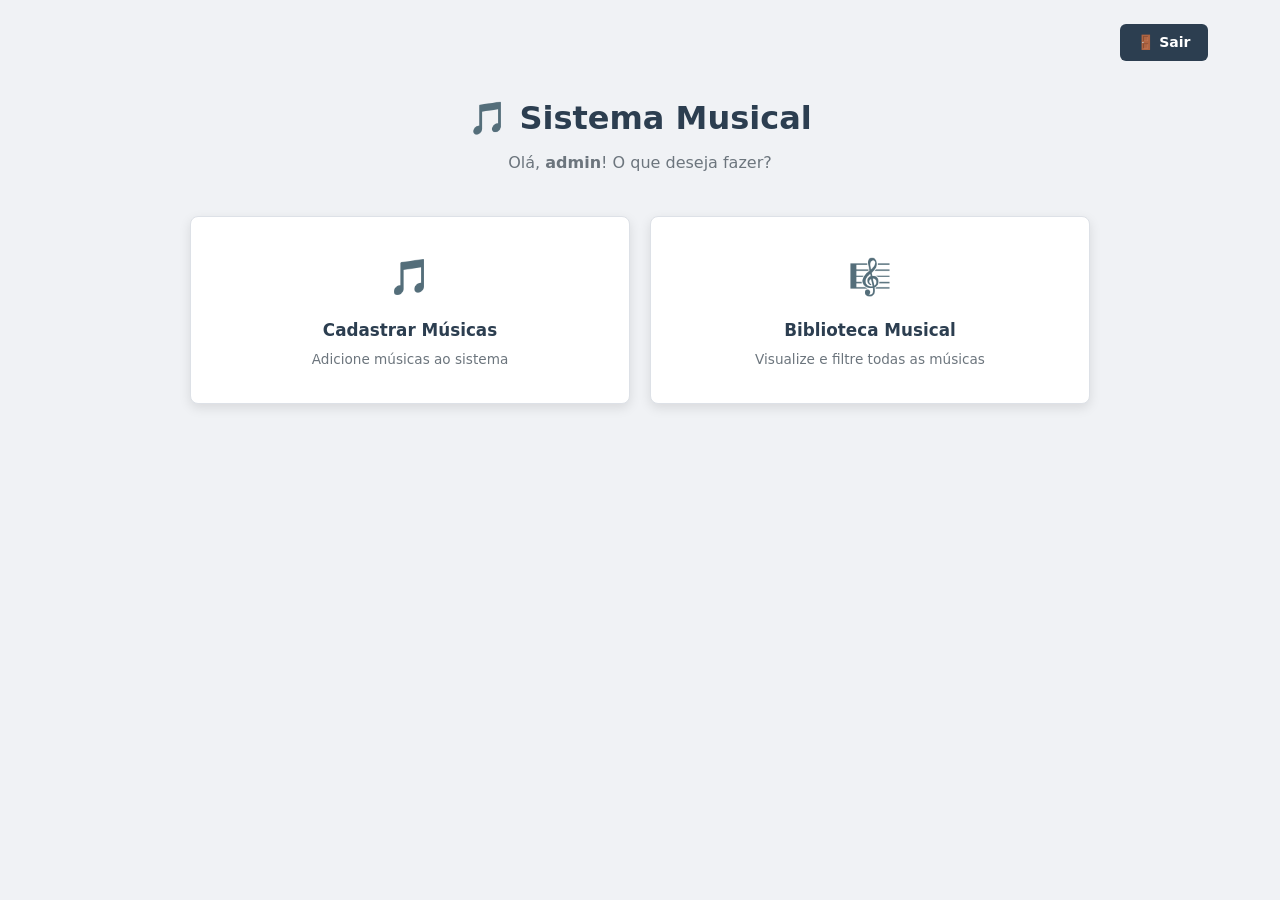
<file: Sistema Musical - Front End/index.html>
<!DOCTYPE html>
<html lang="pt-br">
<head>
    <meta charset="UTF-8">
    <meta name="viewport" content="width=device-width, initial-scale=1.0">
    <title>Menu Principal - Sistema Musical</title>
    <link rel="icon" href="data:image/svg+xml,<svg xmlns=%27http://www.w3.org/2000/svg%27 viewBox=%270 0 100
100%27><text y=%27.9em%27 font-size=%2790%27>🎵</text></svg>">
    <link rel="stylesheet" href="styles.css">
</head>
<body>
    <div class="container">
        <div class="topbar">
            <a href="login.html" class="btn-back">🚪 Sair</a>
        </div>
        <div class="page-header">
            <h1>🎵 Sistema Musical</h1>
            <p>Olá, <strong>admin</strong>! O que deseja fazer?</p>
        </div>
        <div class="menu-grid">
            <div class="menu-card">
                <a href="cadastro_musica.html">
                    <div class="menu-card-icon">🎵</div>
                    <div class="menu-card-title">Cadastrar Músicas</div>
                    <div class="menu-card-desc">Adicione músicas ao sistema</div>
                </a>
            </div>
            <div class="menu-card">
                <a href="listagem_musicas.html">
                    <div class="menu-card-icon">🎼</div>
                    <div class="menu-card-title">Biblioteca Musical</div>
                    <div class="menu-card-desc">Visualize e filtre todas as músicas</div>
                </a>
            </div>
        </div>
    </div>
</body>
</html>
</file>
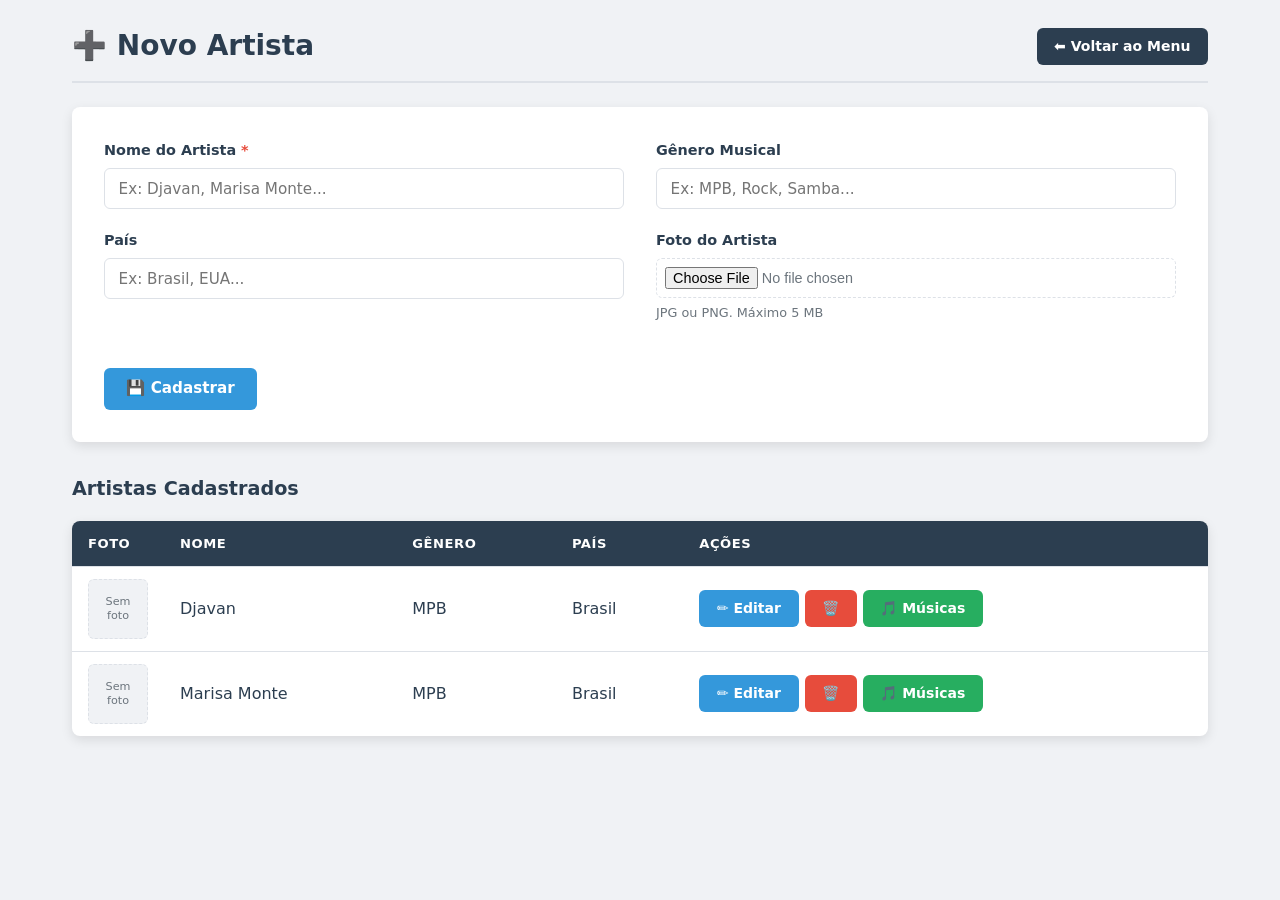
<file: Sistema Musical - Front End/cadastro_artista.html>
<!DOCTYPE html>
<html lang="pt-br">
<head>
    <meta charset="UTF-8">
    <meta name="viewport" content="width=device-width, initial-scale=1.0">
    <title>Novo Artista Sistema Musical</title>
    <link rel="icon" href="data:image/svg+xml,<svg xmlns='http://www.w3.org/2000/svg' viewBox='0 0 100 100'><text y='.9em' font-size='90'>🎵</text></svg>">
    <link rel="stylesheet" href="styles.css">
</head>
<body>
    <div class="container">
        <!-- A mesma barra de título da Biblioteca -->
        <div class="page-header-bar">
            <h2>➕ Novo Artista</h2>
            <div class="header-actions">
                <a href="index.html" class="btn-back">⬅ Voltar ao Menu</a>
            </div>
        </div>

        <!-- FORMULÁRIO DE CADASTRO DO ARTISTA
             method="post": envia os dados escondidos. É o certo para cadastrar.
             enctype="multipart/form-data": OBRIGATÓRIO para enviar arquivos -->
        <form method="post" action="#" enctype="multipart/form-data">
            <!-- form-grid: os campos se encaixam 2 por linha. -->
            <div class="form-grid">
                <div class="form-group">
                    <!-- O vermelho avisa que o campo é obrigatório. -->
                    <label for="nome">Nome do Artista <span style="color:var(--red)">*</span></label>
                    <!-- required: o navegador não deixa cadastrar sem nome. -->
                    <input type="text" id="nome" name="nome" required placeholder="Ex: Djavan, Marisa Monte...">
                </div>

                <div class="form-group">
                    <!-- Campo opcional (sem required) -->
                    <label for="genero">Gênero Musical</label>
                    <input type="text" id="genero" name="genero" placeholder="Ex: MPB, Rock, Samba...">
                </div>

                <div class="form-group">
                    <label for="pais">País</label>
                    <input type="text" id="pais" name="pais" placeholder="Ex: Brasil, EUA...">
                </div>

                <div class="form-group">
                    <label for="imagem">Foto do Artista</label>
                    <!-- type="file": abre a janela para escolher um arquivo.
                         accept="image/*": mostra apenas imagens. -->
                    <input type="file" id="imagem" name="imagem" accept="image/*">
                    <!-- small: texto pequeno embaixo do campo -->
                    <small>JPG ou PNG. Máximo 5 MB</small>
                </div>
            </div><!-- fim .form-grid -->

            <!-- form-actions: área dos botões do formulário (flex). -->
            <div class="form-actions">
                <button type="submit" class="btn-primary">💾 Cadastrar</button>
            </div>
        </form>

        <!-- TABELA DE ARTISTAS (dados fixo)
             Usa as classes da tabela da Biblioteca -->
        <h3>Artistas Cadastrados</h3> <!-- h3: subtítulo da tabela -->

        <div class="table-container">
            <table>
                <thead>
                    <tr>
                        <th class="col-foto">Foto</th>
                        <th>Nome</th>
                        <th>Gênero</th>
                        <th>País</th>
                        <th class="col-acoes">Ações</th>
                    </tr>
                </thead>
                <tbody>
                    <!-- Cada tr é um artista. -->
                    <tr>
                        <td><div class="no-image">Sem<br>foto</div></td>
                        <td>Djavan</td>
                        <td>MPB</td>
                        <td>Brasil</td>
                        <td>
                            <div class="action-buttons">
                                <a href="#" class="btn-edit">✏️ Editar</a>
                                <a href="#" class="btn-delete">🗑️</a>
                                <!-- btn-music (verde): leva ao cadastro das músicas desse artista específico -->
                                <a href="cadastro_musica.html" class="btn-music">🎵 Músicas</a>
                            </div>
                        </td>
                    </tr>
                    <tr>
                        <td><div class="no-image">Sem<br>foto</div></td>
                        <td>Marisa Monte</td>
                        <td>MPB</td>
                        <td>Brasil</td>
                        <td>
                            <div class="action-buttons">
                                <a href="#" class="btn-edit">✏️ Editar</a>
                                <a href="#" class="btn-delete">🗑️</a>
                                <a href="cadastro_musica.html" class="btn-music">🎵 Músicas</a>
                            </div>
                        </td>
                    </tr>
                </tbody>
            </table>
        </div>
    </div>
</body>
</html>
</file>
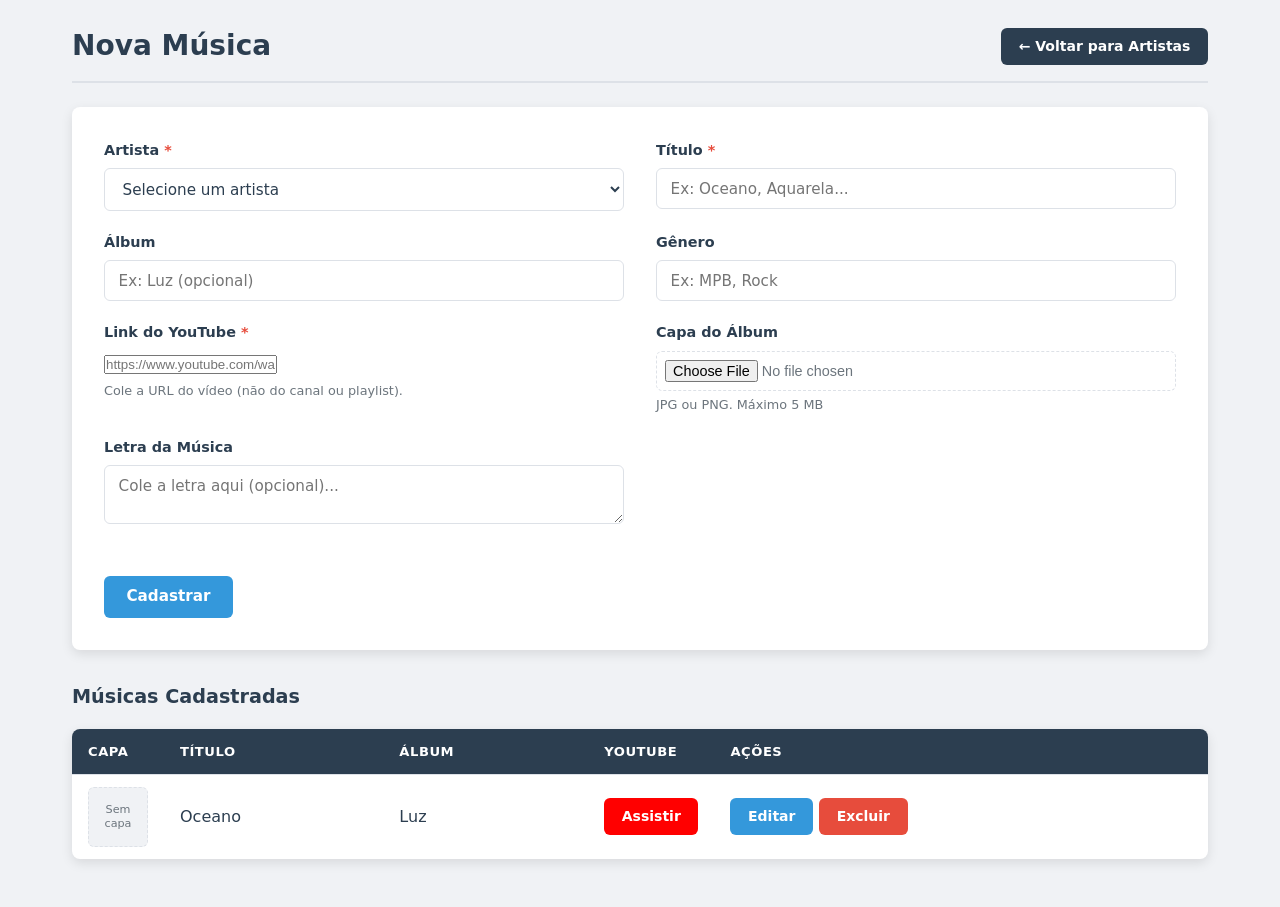
<file: Sistema Musical - Front End/cadastro_musica.html>
<!DOCTYPE html>
<html lang="pt-br">
<head>
    <meta charset="UTF-8">
    <meta name="viewport" content="width=device-width, initial-scale=1.0">
    <title>Nova Música - Sistema Musical</title>
    <link rel="icon" href="data:image/svg+xml,<svg xmlns=%27http://www.w3.org/2000/svg%27 viewBox=%270 0 100 100%27><text y=%27.9em%27 font-size=%2790%27>🎵</text></svg>">
    <link rel="stylesheet" href="styles.css">
</head>
<body>

<div class="container">
    <!-- Aqui o botão volta para os ARTISTAS: chegamos nesta tela pelo botão verde "Músicas". -->
    <div class="page-header-bar">
        <h2>Nova Música</h2>
        <div class="header-actions">
            <a href="cadastro_artista.html" class="btn-back">← Voltar para Artistas</a>
        </div>
    </div>

    <!-- FORMULÁRIO DA MÚSICA. Igual ao artista: post, enctype e form-grid. -->
    <form method="post" action="#" enctype="multipart/form-data">
        <div class="form-grid">

            <!-- Artista e Título -->
            <div class="form-group">
                <!-- select required: a música PRECISA de um artista.
                A 1ª opção tem value="" (vazio): se a pessoa não escolher, o required bloqueia.
                value="1", "2": o código do artista. -->
                <label for="artista_id">Artista <span style="color:var(--red)">*</span></label>
                <select name="artista_id" id="artista_id" required>
                    <option value="">Selecione um artista</option>
                    <option value="1">Djavan</option>
                    <option value="2">Marisa Monte</option>
                </select>
            </div>

            <div class="form-group">
                <label for="titulo">Título <span style="color:var(--red)">*</span></label>
                <input type="text" id="titulo" name="titulo" required placeholder="Ex: Oceano, Aquarela...">
            </div>

            <!-- Álbum e Gênero (opcionais) -->
            <div class="form-group">
                <label for="album">Álbum</label>
                <input type="text" id="album" name="album" placeholder="Ex: Luz (opcional)">
            </div>

            <div class="form-group">
                <label for="genero">Gênero</label>
                <input type="text" id="genero" name="genero" placeholder="Ex: MPB, Rock">
            </div>

            <!-- Link do YouTube e Capa -->
            <div class="form-group">
                <!-- type="url": o navegador confere se é um endereço de internet -->
                <label for="youtube_link">Link do YouTube <span style="color:var(--red)">*</span></label>
                <input type="url" id="youtube_link" name="youtube_link" required placeholder="https://www.youtube.com/watch?v=...">
                <small>Cole a URL do vídeo (não do canal ou playlist).</small>
            </div>

            <div class="form-group">
                <label for="imagem_capa">Capa do Álbum</label>
                <!-- mesmo campo de foto do artista: só imagens. -->
                <input type="file" id="imagem_capa" name="imagem_capa" accept="image/*">
                <small>JPG ou PNG. Máximo 5 MB</small>
            </div>

            <!-- Letra. A classe "full" faz este campo ocupar as 2 colunas (grid-column: 1 / -1). -->
            <div class="form-group full">
                <label for="letra">Letra da Música</label>
                <!-- textarea: caixa de texto com várias linhas. Diferente do input, ela tem fechamento. -->
                <textarea id="letra" name="letra" placeholder="Cole a letra aqui (opcional)..."></textarea>
            </div>

        </div><!-- fim .form-grid -->

        <div class="form-actions">
            <button type="submit" class="btn-primary">Cadastrar</button>
        </div>
    </form>

    <!-- TABELA DE MÚSICAS DO ARTISTA (dados fixos) -->
    <h3>Músicas Cadastradas</h3>
    <div class="table-container">
        <table>
            <thead>
                <tr>
                    <th class="col-capa">Capa</th>
                    <th>Título</th>
                    <th>Álbum</th>
                    <th class="col-youtube">YouTube</th>
                    <th class="col-acoes">Ações</th>
                </tr>
            </thead>
            <tbody>
                <tr>
                    <td><div class="no-image">Sem<br>capa</div></td>
                    <td>Oceano</td>
                    <td>Luz</td>
                    <!-- Abre o vídeo -->
                    <td><a href="#" target="_blank" class="btn-youtube">Assistir</a></td>
                    <td>
                        <div class="action-buttons">
                            <a href="#" class="btn-edit">Editar</a>
                            <a href="#" class="btn-delete">Excluir</a>
                        </div>
                    </td>
                </tr>
            </tbody>
        </table>
    </div>

</div>

</body>
</html>
</file>
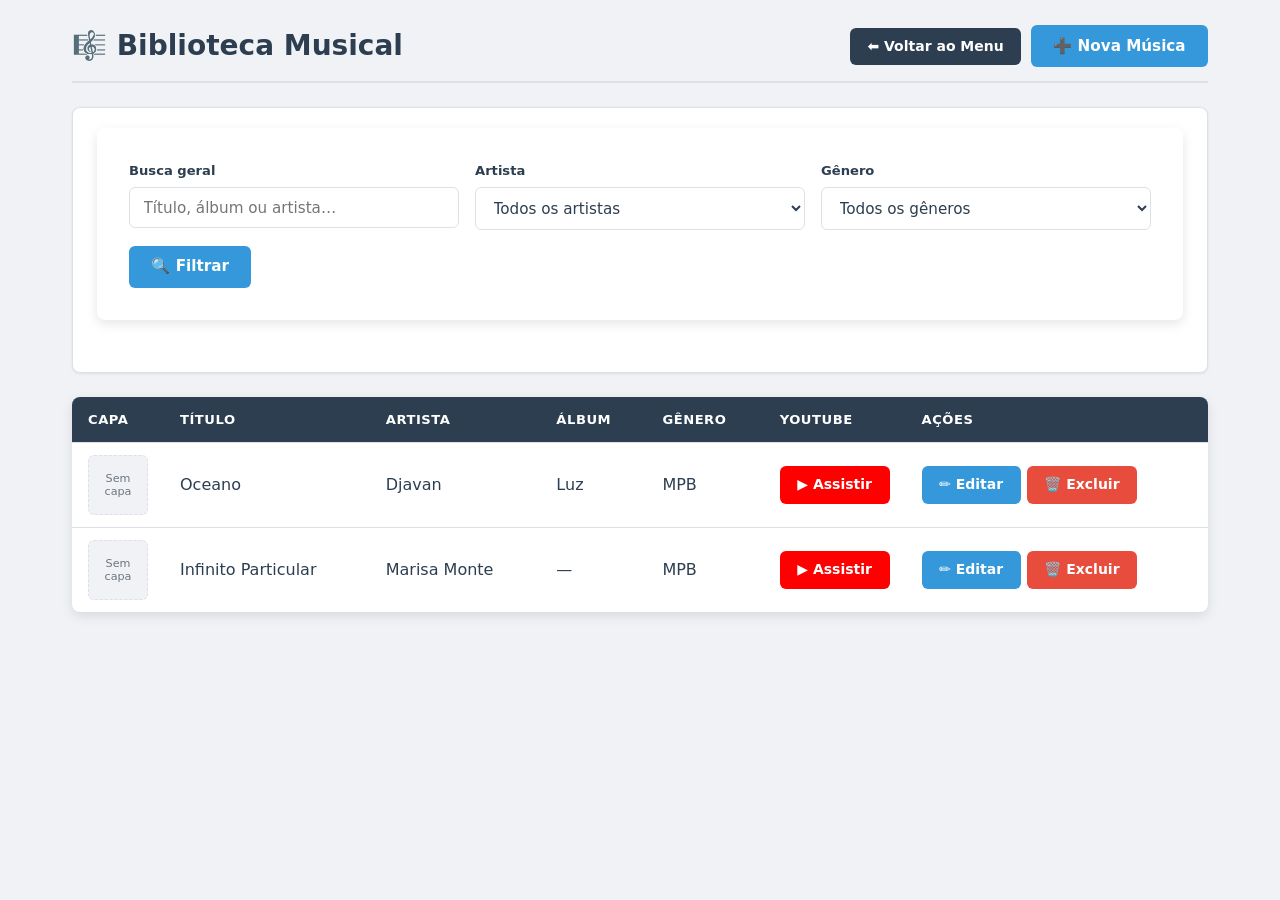
<file: Sistema Musical - Front End/listagem_musicas.html>
<!DOCTYPE html>
<html lang="pt-br">
<head>
<meta charset="UTF-8">
<meta name="viewport" content="width=device-width, initial-scale=1.0">
<title>Biblioteca Musical — Sistema Musical</title>
<link rel="icon" href="data:image/svg+xml,<svg xmlns=%27http://w3.org viewBox=%270 0 100 100%27><text y=%27.9em%27 font-size=%2790%27>🎵</text></svg>">
<link rel="stylesheet" href="styles.css">
</head>
<body>
<div class="container">

<!-- CABEÇALHO DA PÁGINA
page-header-bar: o CSS deixa o título na esquerda e os botões na direita. Essa barra se repete nos cadastros -->
<div class="page-header-bar">
<h2>🎼 Biblioteca Musical</h2> <!-- h2: o título da tela -->
<div class="header-actions">
<!-- Links com cara de botão: btn-back (escuro) e btn-primary (azul). -->
<a href="index.html" class="btn-back">⬅ Voltar ao Menu</a>
<a href="cadastro_musica.html" class="btn-primary">➕ Nova Música</a>
</div>
</div>

<!-- FILTROS
method="get": o que a pessoa escolher vai aparecer no endereço e o PHP usa isso para filtrar no banco. -->
<div class="filters">
<form method="get" class="filter-form" action="#">

<!-- filter-group: os 3 filtros. O CSS (flex) coloca lado a lado. -->
<div class="filter-group">

<!-- filter-item: um filtro = rótulo + campo. -->
<div class="filter-item">
<label for="busca">Busca geral</label>
<input type="text" name="busca" id="busca" placeholder="Título, álbum ou artista…">
</div>

<div class="filter-item">
<label for="artista">Artista</label>
<!-- select: lista para escolher uma opção.
value="" (vazio) O número é o código do artista no banco. -->
<select name="artista" id="artista">
<option value="">Todos os artistas</option>
<option value="1">Djavan</option>
<option value="2">Marisa Monte</option>
</select>
</div>

<div class="filter-item">
<label for="genero">Gênero</label>
<select name="genero" id="genero">
<option value="">Todos os gêneros</option>
<option value="MPB">MPB</option>
</select>
</div>
</div>

<!-- filter-actions: a área do botão de filtrar. -->
<div class="filter-actions">
<button type="submit" class="btn-primary">🔍 Filtrar</button>
</div>
</form>
</div>

<!-- TABELA DE MÚSICAS
table-container: a caixa branca com sombra em volta da tabela. -->
<div class="table-container">
<table>
<!-- thead: o cabeçalho da tabela. tr = linha. th = célula de título. -->
<thead>
<tr>
<!-- As classes col deixam o CSS controlar a largura das colunas. -->
<th class="col-capa">Capa</th>
<th>Título</th>
<th>Artista</th>
<th>Álbum</th>
<th>Gênero</th>
<th class="col-youtube">YouTube</th>
<th class="col-acoes">Ações</th>
</tr>
</thead>

<!-- tbody: o corpo. Cada tr é UMA música; cada td é uma informação dela.
Os dados estão fixos aqui. Na Sprint 2 o PHP cria estas linhas a partir do banco. -->
<tbody>
<tr>
<!-- no-image: quadrado "Sem capa" no lugar da imagem (a capa real vem na Sprint 2). -->
<td><div class="no-image">Sem<br>capa</div></td>
<td>Oceano</td>
<td>Djavan</td>
<td>Luz</td>
<td>MPB</td>
<!-- target="_blank": abre o vídeo -->
<td><a href="#" target="_blank" class="btn-youtube">▶ Assistir</a></td>
<td>
<!-- action-buttons: junta Editar e Excluir lado a lado (flex). -->
<div class="action-buttons">
<a href="#" class="btn-edit">✏️ Editar</a>
<a href="#" class="btn-delete">🗑️ Excluir</a>
</div>
</td>
</tr>
<tr>
<td><div class="no-image">Sem<br>capa</div></td>
<td>Infinito Particular</td>
<td>Marisa Monte</td>
<td>—</td> <!-- sem álbum: mostramos um traço -->
<td>MPB</td>
<td><a href="#" target="_blank" class="btn-youtube">▶ Assistir</a></td>
<td>
<div class="action-buttons">
<a href="#" class="btn-edit">✏️ Editar</a>
<a href="#" class="btn-delete">🗑️ Excluir</a>
</div>
</td>
</tr>
</tbody>
</table>
</div>

</div>
</body>
</html>
</file>
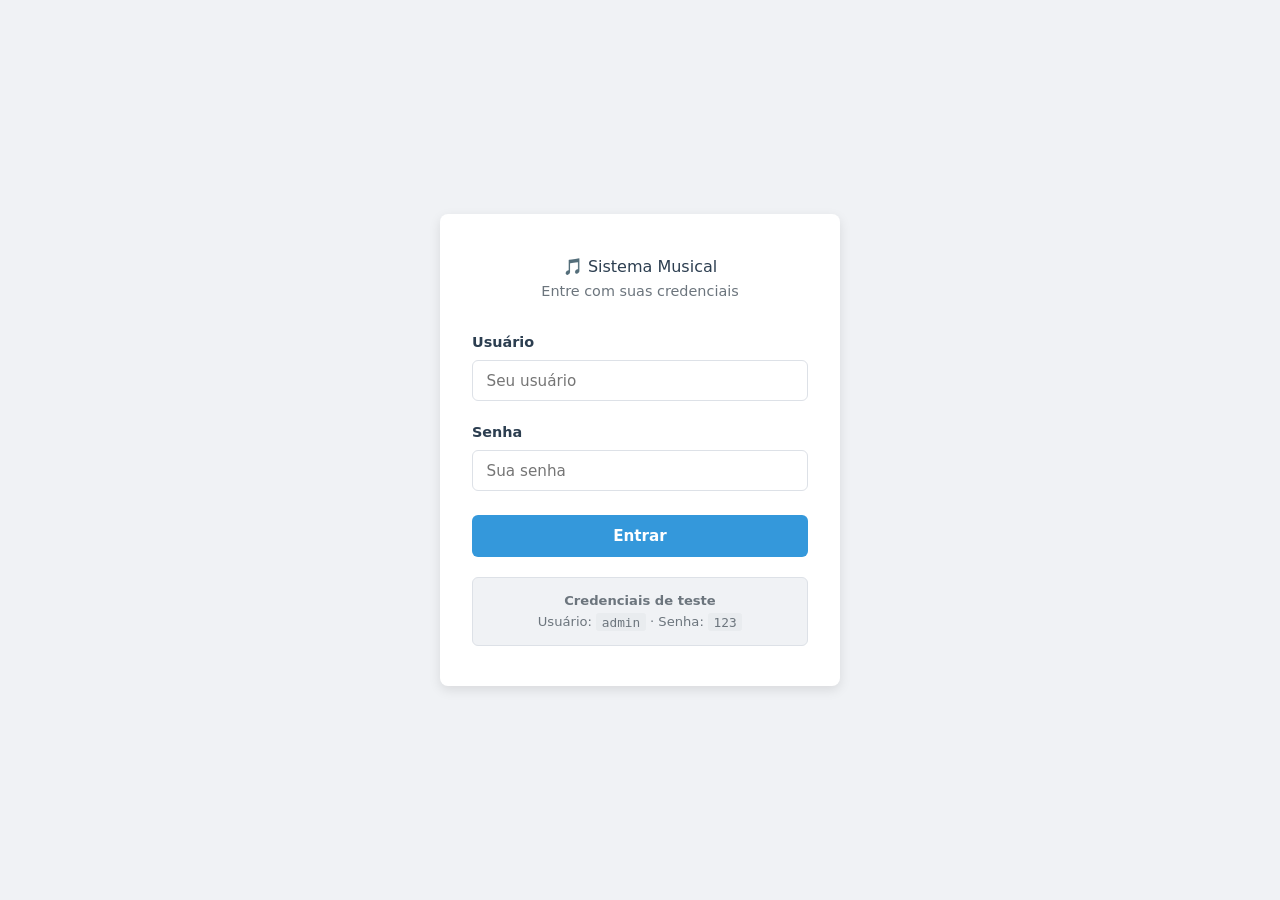
<file: Sistema Musical - Front End/login.html>
<!DOCTYPE html>
<html lang="pt-br">
<head>
    <meta charset="UTF-8">
    <meta name="viewport" content="width=device-width, initial-scale=1.0">
    <title>Login — Sistema Musical</title>
    <link rel="icon" href="data:image/svg+xml,<svg xmlns=%27http://www.w3.org/2000/svg%27 viewBox=%270 0 100
100%27><text y=%27.9em%27 font-size=%2790%27>🎵</text></svg>">
    <link rel="stylesheet" href="styles.css">
</head>
<body class="login-page">
    <div class="login-card">
        <div class="login-header"
        <h1>🎵 Sistema Musical</h1>
        <p>Entre com suas credenciais</p>
    </div>
    <form method="post" action="#">
        <div class="form-group">
            <label for="usuario">Usuário</label>
            <input type="text" id="usuario" name="usuario" required placeholder="Seu usuário">
        </div>
        <div class="form-group">
            <label for="senha">Senha</label>
            <input type="password" id="senha" name="senha" required placeholder="Sua senha">
        </div>
        <button type="submit" class="btn-primary">Entrar</button>
    </form>
    <div class="login-hint">
        <strong>Credenciais de teste</strong><br>
        Usuário: <code>admin</code>  ·  Senha: <code>123</code>
    </div>
    </div>
</body>
</html>
</file>
<file: Sistema Musical - Front End/styles.css>
/* ===================================================
   SISTEMA MUSICAL: Folha de Estilos Principal
   ===================================================
   Um único arquivo para TODAS as telas. Ele cresce a cada aula:
   Aula 1: base, formulário, botões, login e menu
   Aula 2: títulos, barra de título, cores dos botões, tabelas e filtros
   Aula 3: formulário em grade, campo de foto e botão de músicas
   Aula 4: url e textarea, campo "full", utilitários e celular
   =================================================== */

/* ..................................................
   1. VARIÁVEIS E RESET  [AULA 1]
   .................................................. */
/* :root guarda as variáveis. Escrevemos o valor UMA vez e usamos
   em todo lugar com var(--nome). Para mudar a identidade visual do
   sistema, basta trocar as cores aqui. */
:root {
  --primary:     #2c3e50;  /* azul bem escuro: títulos, cabeçalho da tabela */
  --blue:        #3498db;  /* azul: botão principal e editar */
  --blue-dark:   #2980b9;  /* azul escuro: hover */
  --green:       #27ae60;  /* verde: botão de músicas */
  --red:         #e74c3c;  /* vermelho: excluir e o * de obrigatório */
  --red-dark:    #c0392b;
  --bg:          #f0f2f5;  /* fundo cinza claro da página */
  --surface:     #ffffff;  /* fundo dos cartões */
  --border:      #dde1e7;  /* cor das bordas */
  --text:        #2c3e50;
  --text-muted:  #6c757d;  /* texto cinza, menos importante */
  --shadow-sm:   0 1px 3px rgba(0,0,0,.08);   /* sombra fraca */
  --shadow-md:   0 4px 12px rgba(0,0,0,.10);  /* sombra média */
  --radius:      8px;      /* arredondamento dos cantos */
  --font:        'Segoe UI', system-ui, -apple-system, sans-serif;
}

/* Reset: zera as margens que o navegador coloca sozinho.
   box-sizing: border-box faz a largura já incluir padding e borda. */
*, *::before, *::after {
  margin: 0;
  padding: 0;
  box-sizing: border-box;
}

/* A página inteira: fonte, fundo e cor do texto. */
body {
  font-family: var(--font);
  background-color: var(--bg);
  color: var(--text);
  line-height: 1.6;        /* espaço entre as linhas do texto */
  min-height: 100vh;       /* no mínimo a altura toda da tela */
}

/* ..................................................
   2. FORMULÁRIOS  [AULA 1]
   Base usada por TODAS as telas que têm <form>.
   .................................................. */
/* Todo formulário vira um cartão branco com sombra. */
form {
  background: var(--surface);
  padding: 2rem;
  border-radius: var(--radius);
  box-shadow: var(--shadow-md);
  margin-bottom: 2rem;
}

/* Espaço embaixo de cada grupo (rótulo + campo). */
.form-group {
  margin-bottom: 1.25rem;
}

/* display: block coloca o rótulo numa linha só dele, em cima do campo. */
label {
  display: block;
  margin-bottom: .4rem;
  font-size: .9rem;
  font-weight: 600;
  color: var(--primary);
}

/* Os campos ocupam a largura toda e ganham borda fina.
   textarea e select já ficam prontos para as próximas telas. */
input[type="text"],
input[type="password"],
textarea,
select {
  width: 100%;
  padding: .65rem .85rem;
  border: 1.5px solid var(--border);
  border-radius: 6px;
  font-size: .95rem;
  font-family: var(--font);    /* sem isso, campos usam outra fonte */
  color: var(--text);
  background: var(--surface);
  transition: border-color .2s, box-shadow .2s;   /* muda suave */
}

/* :focus = quando a pessoa clica no campo. A borda fica azul. */
input:focus,
textarea:focus,
select:focus {
  outline: none;
  border-color: var(--blue);
  box-shadow: 0 0 0 3px rgba(52,152,219,.15);
}

/* ..................................................
   3. BOTÕES  [AULA 1, cores novas nas aulas 2 e 3]
   .................................................. */
/* Seletor em grupo (vírgulas): TODOS os botões do sistema têm o
   mesmo formato. Cada um ganha a sua cor mais abaixo. */
.btn-primary,
.btn-edit,
.btn-delete,
.btn-music,
.btn-back,
.btn-youtube {
  display: inline-flex;       /* ícone e texto alinhados */
  align-items: center;
  justify-content: center;
  gap: .35rem;
  padding: .55rem 1.1rem;
  border: none;
  border-radius: 6px;
  font-size: .875rem;
  font-weight: 600;
  font-family: var(--font);
  cursor: pointer;            /* mãozinha no mouse */
  text-decoration: none;      /* links sem sublinhado */
  white-space: nowrap;        /* texto não quebra linha */
  transition: background-color .2s, transform .15s, box-shadow .2s;
  line-height: 1.4;
}

/* Botão principal: azul. No hover escurece e sobe 1px. */
.btn-primary {
  padding: .65rem 1.4rem;
  font-size: .95rem;
  background: var(--blue);
  color: #fff;
}
.btn-primary:hover { background: var(--blue-dark); transform: translateY(-1px); box-shadow: var(--shadow-sm); }

/* Voltar e Sair: escuro. */
.btn-back       { background: var(--primary); color: #fff; }
.btn-back:hover { background: #1a252f; }

/* ..................................................
   5. TELA DE LOGIN  [AULA 1]
   .................................................. */
/* O body do login vira flex para centralizar o cartão:
   justify-content = horizontal, align-items = vertical. */
.login-page {
  display: flex;
  justify-content: center;
  align-items: center;
  min-height: 100vh;
  background: var(--bg);
  padding: 1rem;
}

/* O cartão branco, com no máximo 400px de largura. */
.login-card {
  background: var(--surface);
  padding: 2.5rem 2rem;
  border-radius: var(--radius);
  box-shadow: var(--shadow-md);
  width: 100%;
  max-width: 400px;
}

/* O form já é um cartão (seção 2). Dentro do login-card tiramos
   o fundo e a sombra para não ficar "caixa dentro de caixa". */
.login-card form {
  background: none;
  box-shadow: none;
  padding: 0;
  margin: 0;
}

.login-header {
  text-align: center;
  margin-bottom: 1.75rem;
}

.login-header h1 {
  font-size: 1.6rem;
  color: var(--primary);
  margin-bottom: .25rem;
}

.login-header p {
  color: var(--text-muted);
  font-size: .9rem;
}

/* Seletor com espaço = "que está dentro de". Só o botão do login
   ocupa a largura toda. */
.login-card .btn-primary {
  width: 100%;
  margin-top: .25rem;
}

/* A caixinha com a dica das credenciais. */
.login-hint {
  margin-top: 1.25rem;
  padding: .75rem 1rem;
  background: var(--bg);
  border-radius: 6px;
  text-align: center;
  font-size: .82rem;
  color: var(--text-muted);
  border: 1px solid var(--border);
}

.login-hint code {
  background: #e9ecef;
  padding: .1rem .35rem;
  border-radius: 3px;
  font-size: .8rem;
}

/* ..................................................
   6. LAYOUT BASE  [AULA 1]
   O container de todas as telas, menos o login.
   .................................................. */
/* Largura máxima de 1200px. margin: 0 auto centraliza a caixa. */
.container {
  max-width: 1200px;
  margin: 0 auto;
  padding: 24px 32px;
}

/* ..................................................
   7. MENU PRINCIPAL  [AULA 1]
   .................................................. */
/* flex-end empurra o botão Sair para a direita. */
.topbar {
  display: flex;
  justify-content: flex-end;
  margin-bottom: 2rem;
}

.page-header {
  text-align: center;
  margin-bottom: 2.5rem;
}

.page-header h1 {
  font-size: 2rem;
  color: var(--primary);
  margin-bottom: .35rem;
}

.page-header p { color: var(--text-muted); font-size: 1rem; }

/* A grade dos cards. auto-fit + minmax(240px, 1fr):
   "coloque quantas colunas couberem, cada uma com no mínimo 240px".
   No celular os cards descem sozinhos. */
.menu-grid {
  display: grid;
  grid-template-columns: repeat(auto-fit, minmax(240px, 1fr));
  gap: 1.25rem;
  max-width: 900px;
  margin: 0 auto;
}

.menu-card {
  background: var(--surface);
  border-radius: var(--radius);
  box-shadow: var(--shadow-md);
  transition: transform .2s, box-shadow .2s;
  border: 1px solid var(--border);
}

/* Com o mouse em cima, o card sobe 4px e a sombra cresce. */
.menu-card:hover {
  transform: translateY(-4px);
  box-shadow: 0 8px 20px rgba(0,0,0,.13);
}

/* display: block faz o link ocupar o card inteiro (tudo clicável). */
.menu-card a {
  display: block;
  padding: 2rem 1.5rem;
  text-align: center;
  text-decoration: none;
  color: var(--text);
}

.menu-card-icon  { font-size: 2.2rem; margin-bottom: .75rem; }
.menu-card-title { font-size: 1.05rem; font-weight: 600; color: var(--primary); margin-bottom: .35rem; }
.menu-card-desc  { font-size: .85rem; color: var(--text-muted); }

/* [AULA 2] Cores dos botões de ação da tabela.
Azul = ação normal. Vermelho = perigo (excluir). */
.btn-edit { background: var(--blue); color: #fff; }
.btn-edit:hover { background: var(--blue-dark); }
.btn-delete { background: var(--red); color: #fff; }
.btn-delete:hover { background: var(--red-dark); }

/* [AULA 2] O vermelho do YouTube, para reconhecer na hora. */
.btn-youtube { background: #ff0000; color: #fff; }
.btn-youtube:hover { background: #cc0000; }

/* -----------------------------------------------
8. TIPOGRAFIA [h2 na AULA 2]
----------------------------------------------- */
/* Todo h2 do sistema: grande, cor principal e uma linha embaixo. */
h2 {
font-size: 1.75rem;
font-weight: 600;
color: var(--primary);
margin-bottom: 1.5rem;
padding-bottom: .75rem;
border-bottom: 2px solid var(--border);
}

/* -----------------------------------------------
9. CABEÇALHO DE PÁGINA COM AÇÕES [AULA 2]
Usado na Biblioteca e nos dois cadastros.
----------------------------------------------- */
/* space-between: título na esquerda, botões na direita.
flex-wrap: se faltar espaço, os botões descem. */
.page-header-bar {
display: flex;
align-items: center;
justify-content: space-between;
gap: 1rem;
margin-bottom: 1.5rem;
padding-bottom: .75rem;
border-bottom: 2px solid var(--border);
flex-wrap: wrap;
}

/* A barra já tem linha embaixo. Tiramos a linha do h2 que está
dentro dela, senão ficariam duas. */
.page-header-bar h2 {
margin: 0;
padding: 0;
border: none;
font-size: 1.75rem;
font-weight: 600;
color: var(--primary);
}

.page-header-bar .header-actions {
display: flex;
gap: .6rem;
flex-wrap: wrap;
align-items: center;
}

/* -----------------------------------------------
11. TABELAS [AULA 2]
----------------------------------------------- */
/* A caixa da tabela. overflow: hidden corta o que passa dos cantos
redondos (senão o cabeçalho escuro "vaza" no canto). */
.table-container {
background: var(--surface);
border-radius: var(--radius);
box-shadow: var(--shadow-md);
overflow: hidden;
margin-bottom: 1.5rem;
}

/* border-collapse: as bordas das células viram uma só. */
table {
width: 100%;
border-collapse: collapse;
}

/* Espaço dentro das células e uma linha fina entre as linhas. */
th, td {
padding: 12px 16px;
text-align: left;
vertical-align: middle;
border-bottom: 1px solid var(--border);
}

/* Cabeçalho escuro, letra branca e MAIÚSCULA. */
th {
background: var(--primary);
color: #fff;
font-size: .82rem;
font-weight: 600;
letter-spacing: .04em;
text-transform: uppercase;
white-space: nowrap;
}

tbody tr:last-child td { border-bottom: none; } /* a última linha sem borda */
tbody tr:hover { background: #f8fafc; } /* linha clareia com o mouse */

/* Larguras fixas das colunas pequenas. */
.col-foto,
.col-capa { width: 90px; white-space: nowrap; }
.col-youtube { width: 110px; white-space: nowrap; }
.col-acoes { white-space: nowrap; }

/* Editar, Excluir (e Músicas) lado a lado. */
.action-buttons {
display: flex;
gap: 6px;
align-items: center;
flex-wrap: nowrap;
}

/* [Sprint 2] A miniatura da capa ou da foto de verdade. */
.table-thumbnail {
width: 60px;
height: 60px;
object-fit: cover;
border-radius: 6px;
display: block;
}

/* O quadrado "Sem capa / Sem foto": borda tracejada e texto no meio. */
.no-image {
width: 60px;
height: 60px;
background: var(--bg);
border: 1.5px dashed var(--border);
border-radius: 6px;
display: flex;
align-items: center;
justify-content: center;
font-size: .7rem;
color: var(--text-muted);
text-align: center;
line-height: 1.2;
}

/* [Sprint 2] Célula de "nenhuma música encontrada". */
td.empty-cell {
text-align: center;
color: var(--text-muted);
padding: 2rem;
font-size: .95rem;
}

/* -----------------------------------------------
14. FILTROS [AULA 2]
----------------------------------------------- */
.filters {
background: var(--surface);
padding: 1.25rem 1.5rem;
border-radius: var(--radius);
box-shadow: var(--shadow-sm);
margin-bottom: 1.5rem;
border: 1px solid var(--border);
}

/* Os filtros lado a lado. flex-wrap: descem se não couber. */
.filter-group {
display: flex;
gap: 1rem;
flex-wrap: wrap;
margin-bottom: 1rem;
}

/* flex: 1 = cada filtro pega a mesma fatia do espaço.
min-width impede que fique fino demais. */
.filter-item {
flex: 1;
min-width: 180px;
}

.filter-item label {
font-size: .82rem;
}

.filter-actions {
display: flex;
gap: .75rem;
align-items: center;
}

/* [AULA 3] Verde - ir para as músicas do artista. */
.btn-music {
    background: var(--green);
    color: #fff;
}

.btn-music:hover {
    background: #219a52;
}

/* [AULA 3] O subtítulo das tabelas dos cadastros. */
h3 {
    font-size: 1.2rem;
    font-weight: 600;
    color: var(--primary);
    margin: 2rem 0 1rem; /* 2rem em cima, 0 nos lados, 1rem embaixo */
}

/* [AULA 3] Seletor de atributo: só o input de arquivo.
   A borda tracejada lembra "solte o arquivo aqui". */
input[type="file"] {
    width: 100%;
    padding: .5rem;
    border: 1.5px dashed var(--border);
    border-radius: 6px;
    font-size: .9rem;
    color: var(--text-muted);
    cursor: pointer;
}

/* [AULA 3] O texto de ajuda fica embaixo do campo, pequeno e cinza. */
small {
    display: block;
    margin-top: .3rem;
    font-size: .8rem;
    color: var(--text-muted);
}

/* [AULA 3] 2 colunas iguais (1fr = uma fração do espaço).
   gap: 0 entre linhas (o form-group já tem margem) e 2rem entre colunas. */
.form-grid {
    display: grid;
    grid-template-columns: 1fr 1fr;
    gap: 0 2rem;
}

/* [AULA 3] Os botões abaixo do formulário, lado a lado. */
.form-actions {
    display: flex;
    gap: .75rem;
    align-items: center;
    flex-wrap: wrap;
    margin-top: 1.5rem;
    grid-column: 1 / -1;
}

/* [AULA 3, usada na Sprint 2] Mostra a foto já salva ao editar. */
.current-image {
    display: flex;
    align-items: center;
    gap: .75rem;
    margin-top: .75rem;
    padding: .75rem;
    background: var(--bg);
    border-radius: 6px;
}

.current-image img {
    width: 64px;
    height: 64px;
    object-fit: cover; /* corta a foto sem esticar */
    border-radius: 6px;
    flex-shrink: 0;
}

.current-image small {
    margin: 0;
    color: var(--text-muted);
}

/* --------------------------------------------------------------------------
   11. TABELAS [AULA 2]
   -------------------------------------------------------------------------- */
/* A caixa da tabela. overflow: hidden corta o que passa dos cantos
   arredondados (senão o cabeçalho escuro "vaza" no canto). */
.table-container {
    background: var(--surface);
    border-radius: var(--radius);
    box-shadow: var(--shadow-md);
    overflow: hidden;
    margin-bottom: 1.5rem;
}

/* border-collapse: as bordas das células viram uma só. */
table {
    width: 100%;
    border-collapse: collapse;
}

/* Espaço dentro das células e uma linha fina entre as linhas. */
th, td {
    padding: 12px 16px;
    text-align: left;
    vertical-align: middle;
    border-bottom: 1px solid var(--border);
}

/* Cabeçalho escuro, letra branca e MAIÚSCULA. */
th {
    background: var(--primary);
    color: #fff;
    font-size: .82rem;
    font-weight: 600;
    letter-spacing: .04em;
    text-transform: uppercase;
    white-space: nowrap;
}

tbody tr:last-child td { border-bottom: none; } /* a última linha sem borda */
tbody tr:hover { background: #f8fafc; }          /* linha clareia com o mouse */

/* Larguras fixas das colunas pequenas. */
.col-foto,
.col-capa    { width: 90px; white-space: nowrap; }
.col-youtube { width: 110px; white-space: nowrap; }
.col-acoes   { white-space: nowrap; }

/* Editar, Excluir (e Músicas) lado a lado. */
.action-buttons {
    display: flex;
    gap: 6px;
    align-items: center;
    flex-wrap: nowrap;
}

/* [Sprint 2] A miniatura da capa ou da foto de verdade. */
.table-thumbnail {
    width: 60px;
    height: 60px;
    object-fit: cover;
    border-radius: 6px;
    display: block;
}

/* O quadrado "Sem capa / Sem foto": borda tracejada e texto no meio. */
.no-image {
    width: 60px;
    height: 60px;
    background: var(--bg);
    border: 1.5px dashed var(--border);
    border-radius: 6px;
    display: flex;
    align-items: center;
    justify-content: center;
    font-size: .7rem;
    color: var(--text-muted);
    text-align: center;
    line-height: 1.2;
}

/* [Sprint 2] Célula de "nenhuma música encontrada". */
td.empty-cell {
    text-align: center;
    color: var(--text-muted);
    padding: 2rem;
    font-size: .95rem;
}

/* --------------------------------------------------------------------------
   14. FILTROS [AULA 2]
   -------------------------------------------------------------------------- */
.filters {
    background: var(--surface);
    padding: 1.25rem 1.5rem;
    border-radius: var(--radius);
    box-shadow: var(--shadow-sm);
    margin-bottom: 1.5rem;
    border: 1px solid var(--border);
}

/* Os filtros lado a lado. flex-wrap: descem se não couber. */
.filter-group {
    display: flex;
    gap: 1rem;
    flex-wrap: wrap;
    margin-bottom: 1rem;
}

/* flex: 1 -> cada filtro pega a mesma fatia do espaço.
   min-width impede que fique fino demais. */
.filter-item {
    flex: 1;
    min-width: 180px;
}

.filter-item label {
    font-size: .82rem;
}

.filter-actions {
    display: flex;
    gap: .75rem;
    align-items: center;
}

/* --------------------------------------------------------------------------
   15. UTILITÁRIOS [AULA 4]
   Classes pequenas para usar direto no HTML, sem criar regra nova.
   mt = margin-top, mb = margin-bottom.
   -------------------------------------------------------------------------- */
.text-center { text-align: center; }
.text-muted  { color: var(--text-muted); font-size: .9rem; }

.mt-1 { margin-top: .5rem; }
.mt-2 { margin-top: 1rem; }
.mt-3 { margin-top: 1.5rem; }

.mb-1 { margin-bottom: .5rem; }
.mb-2 { margin-bottom: 1rem; }
.mb-3 { margin-bottom: 1.5rem; }

/* --------------------------------------------------------------------------
   16. RESPONSIVIDADE [AULA 4]
   Tudo aqui dentro só vale em telas de até 768px (celular e
   tablet em pé). Fica no FIM do arquivo para vencer as regras de cima.
   Teste: F12, depois o ícone de celular (modo responsivo).
   -------------------------------------------------------------------------- */
@media (max-width: 768px) {
    .container { padding: 16px; }              /* menos espaço nas bordas */
    h2 { font-size: 1.4rem; }
    form { padding: 1.25rem; }
    .form-grid { grid-template-columns: 1fr; } /* formulário em 1 coluna */
    
    .filter-group { flex-direction: column; gap: .75rem; } /* filtros empilhados */
    .filter-item { min-width: 100%; }
    
    .table-container { overflow-x: auto; }     /* tabela rola para o lado */
    table { min-width: 560px; }
    
    th, td { padding: 100px 12px; font-size: .85rem; }
    .table-thumbnail,
    .no-image { width: 48px; height: 48px; }
    .col-foto, .col-capa { width: 68px; }
    
    .action-buttons { flex-wrap: wrap; gap: 4px; }
    .btn-edit, .btn-delete, .btn-music, .btn-youtube {
        padding: .4rem .7rem;
        font-size: .78rem;
    }
    
    .menu-grid { grid-template-columns: 1fr; } /* menu: 1 card por linha */
}
</file>
